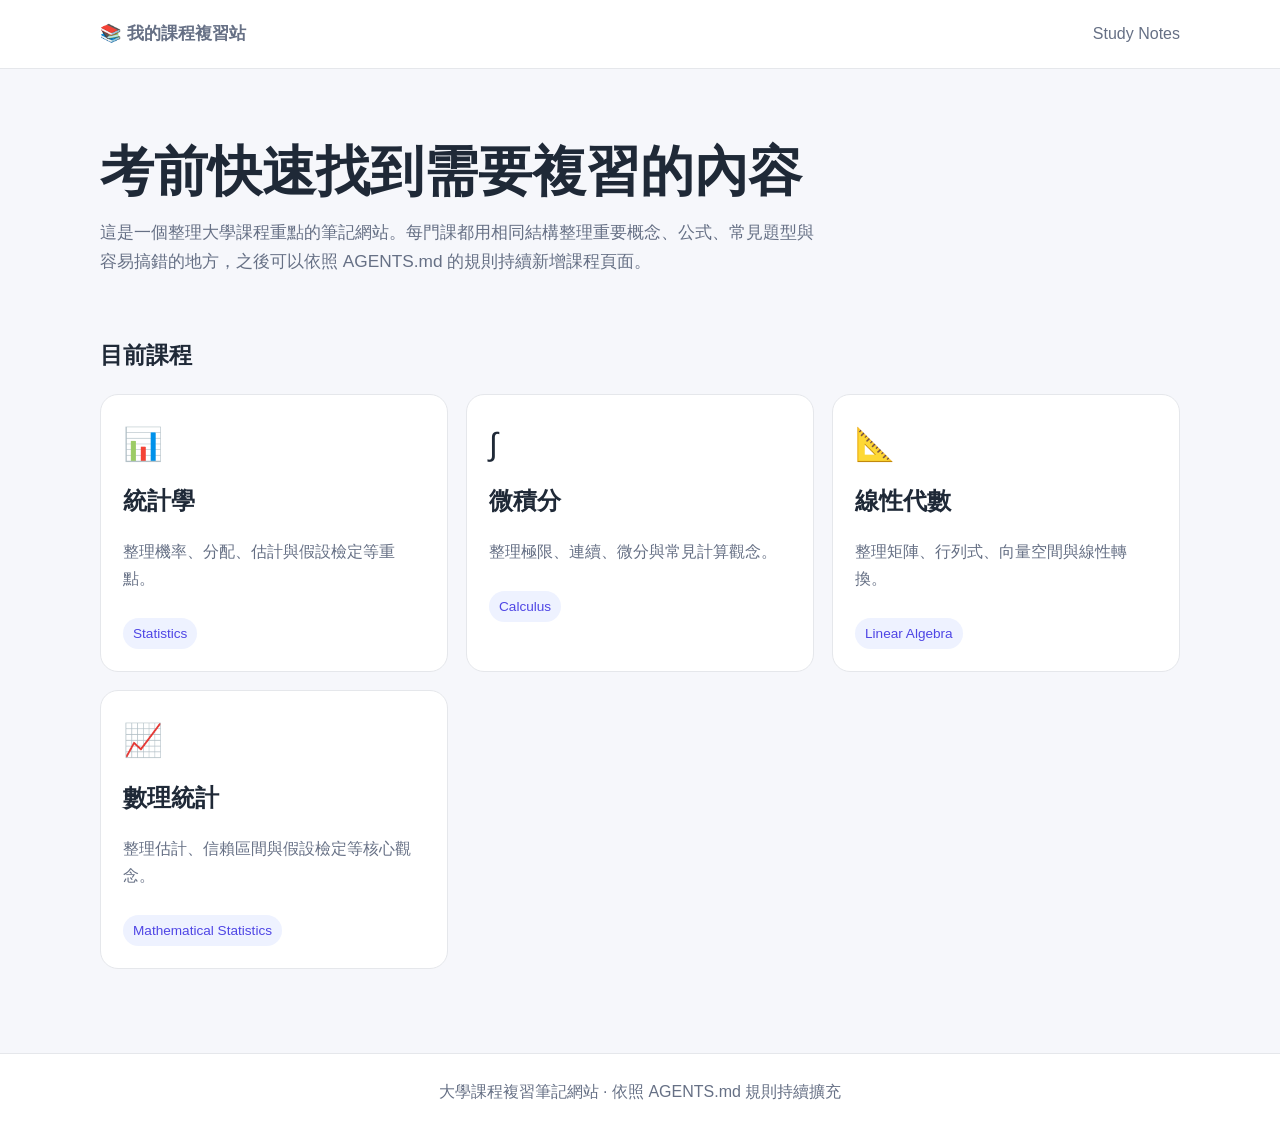
<file: index.html>
<!DOCTYPE html>
<html lang="zh-Hant">
<head>
<meta charset="UTF-8"><meta name="viewport" content="width=device-width, initial-scale=1.0">
<title>我的課程複習站</title><link rel="stylesheet" href="css/style.css">
</head>
<body>
<header><div class="container nav"><a class="brand" href="index.html">📚 我的課程複習站</a><span class="muted">Study Notes</span></div></header>
<main>
<section class="hero"><div class="container"><h1>考前快速找到需要複習的內容</h1>
<p>這是一個整理大學課程重點的筆記網站。每門課都用相同結構整理重要概念、公式、常見題型與容易搞錯的地方，之後可以依照 AGENTS.md 的規則持續新增課程頁面。</p></div></section>
<section class="section"><div class="container"><h2 class="section-title">目前課程</h2><div class="grid">
<a class="course-card" href="pages/statistics.html"><div class="icon">📊</div><h2>統計學</h2><p>整理機率、分配、估計與假設檢定等重點。</p><span class="tag">Statistics</span></a>
<a class="course-card" href="pages/calculus.html"><div class="icon">∫</div><h2>微積分</h2><p>整理極限、連續、微分與常見計算觀念。</p><span class="tag">Calculus</span></a>
<a class="course-card" href="pages/linear-algebra.html"><div class="icon">📐</div><h2>線性代數</h2><p>整理矩陣、行列式、向量空間與線性轉換。</p><span class="tag">Linear Algebra</span></a>
<a class="course-card" href="pages/mathematical-statistics.html"><div class="icon">📈</div><h2>數理統計</h2><p>整理估計、信賴區間與假設檢定等核心觀念。</p><span class="tag">Mathematical Statistics</span></a>
</div></div></section>
</main>
<footer>大學課程複習筆記網站 · 依照 AGENTS.md 規則持續擴充</footer>
</body></html>
</file>
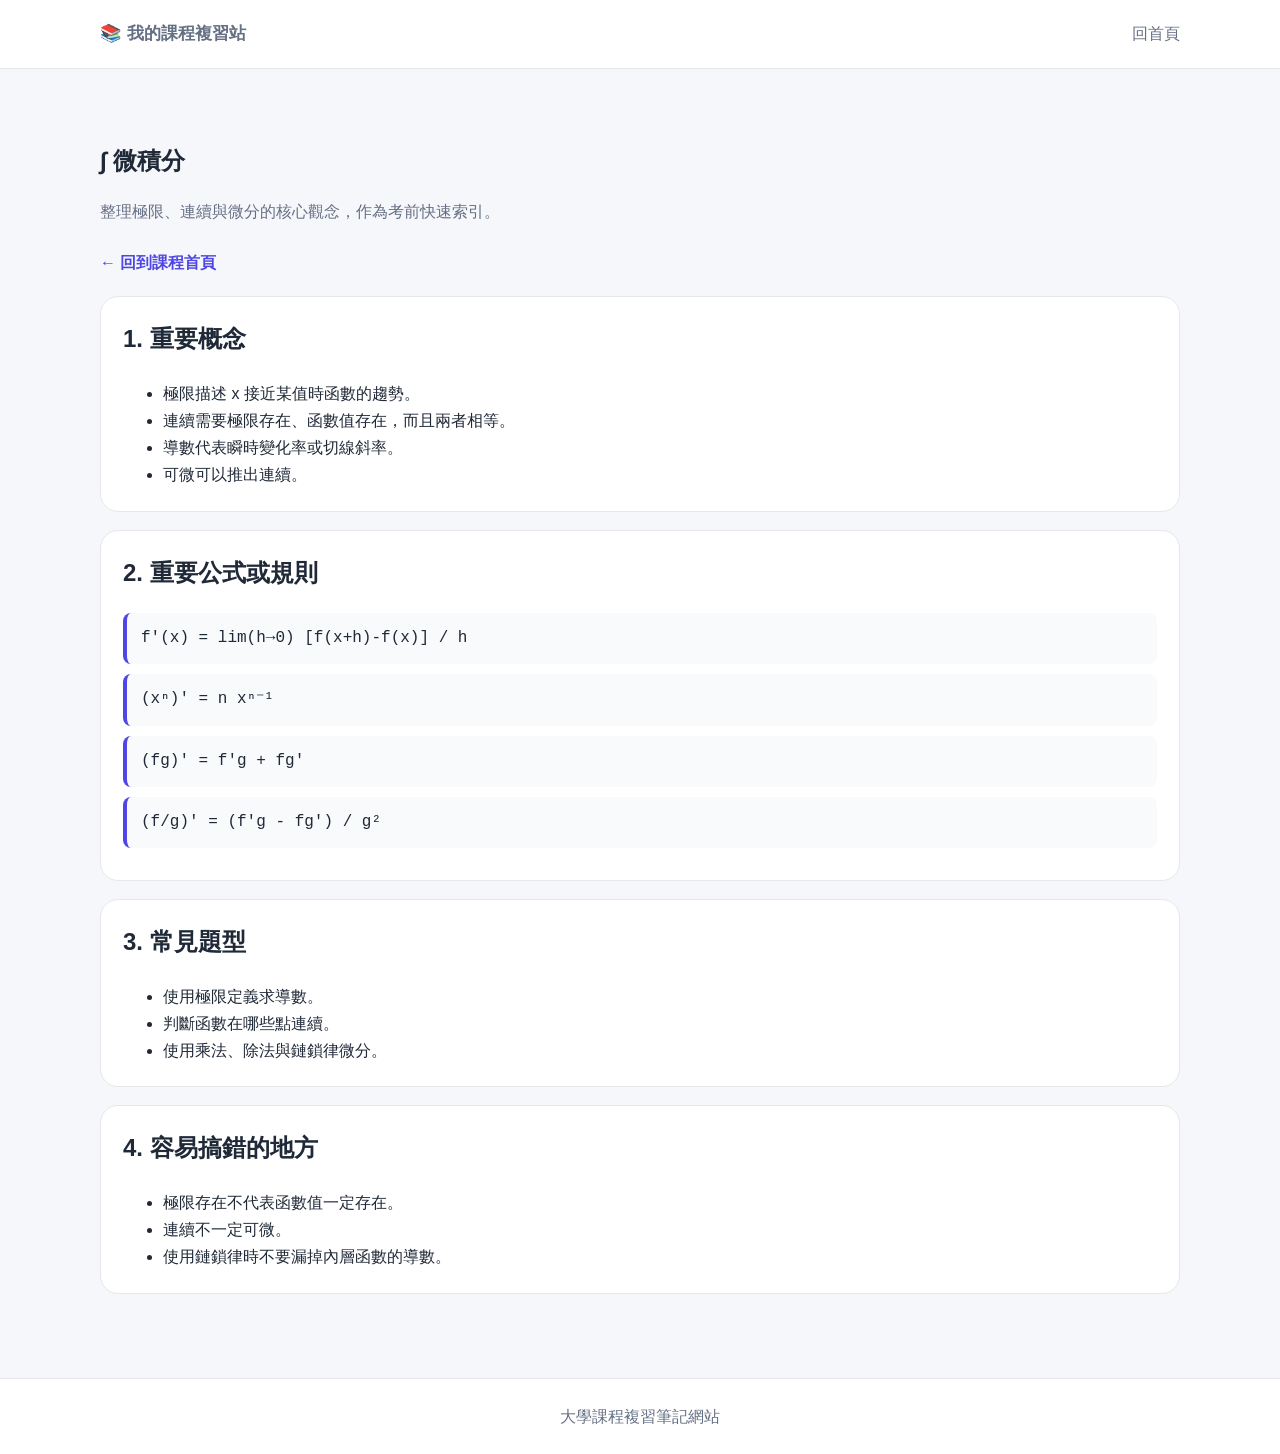
<file: pages/calculus.html>
<!DOCTYPE html><html lang="zh-Hant"><head>
<meta charset="UTF-8"><meta name="viewport" content="width=device-width, initial-scale=1.0">
<title>微積分｜我的課程複習站</title><link rel="stylesheet" href="../css/style.css"></head>
<body><header><div class="container nav"><a class="brand" href="../index.html">📚 我的課程複習站</a><a href="../index.html">回首頁</a></div></header>
<main class="container"><section class="page-title"><h1>∫ 微積分</h1><p class="muted">整理極限、連續與微分的核心觀念，作為考前快速索引。</p><a class="back-link" href="../index.html">← 回到課程首頁</a></section>
<section class="notes">
<article class="note-card"><h2>1. 重要概念</h2><ul><li>極限描述 x 接近某值時函數的趨勢。</li><li>連續需要極限存在、函數值存在，而且兩者相等。</li><li>導數代表瞬時變化率或切線斜率。</li><li>可微可以推出連續。</li></ul></article>
<article class="note-card"><h2>2. 重要公式或規則</h2><div class="formula">f'(x) = lim(h→0) [f(x+h)-f(x)] / h</div><div class="formula">(xⁿ)' = n xⁿ⁻¹</div><div class="formula">(fg)' = f'g + fg'</div><div class="formula">(f/g)' = (f'g - fg') / g²</div></article>
<article class="note-card"><h2>3. 常見題型</h2><ul><li>使用極限定義求導數。</li><li>判斷函數在哪些點連續。</li><li>使用乘法、除法與鏈鎖律微分。</li></ul></article>
<article class="note-card"><h2>4. 容易搞錯的地方</h2><ul><li>極限存在不代表函數值一定存在。</li><li>連續不一定可微。</li><li>使用鏈鎖律時不要漏掉內層函數的導數。</li></ul></article>
</section></main><footer>大學課程複習筆記網站</footer></body></html>
</file>
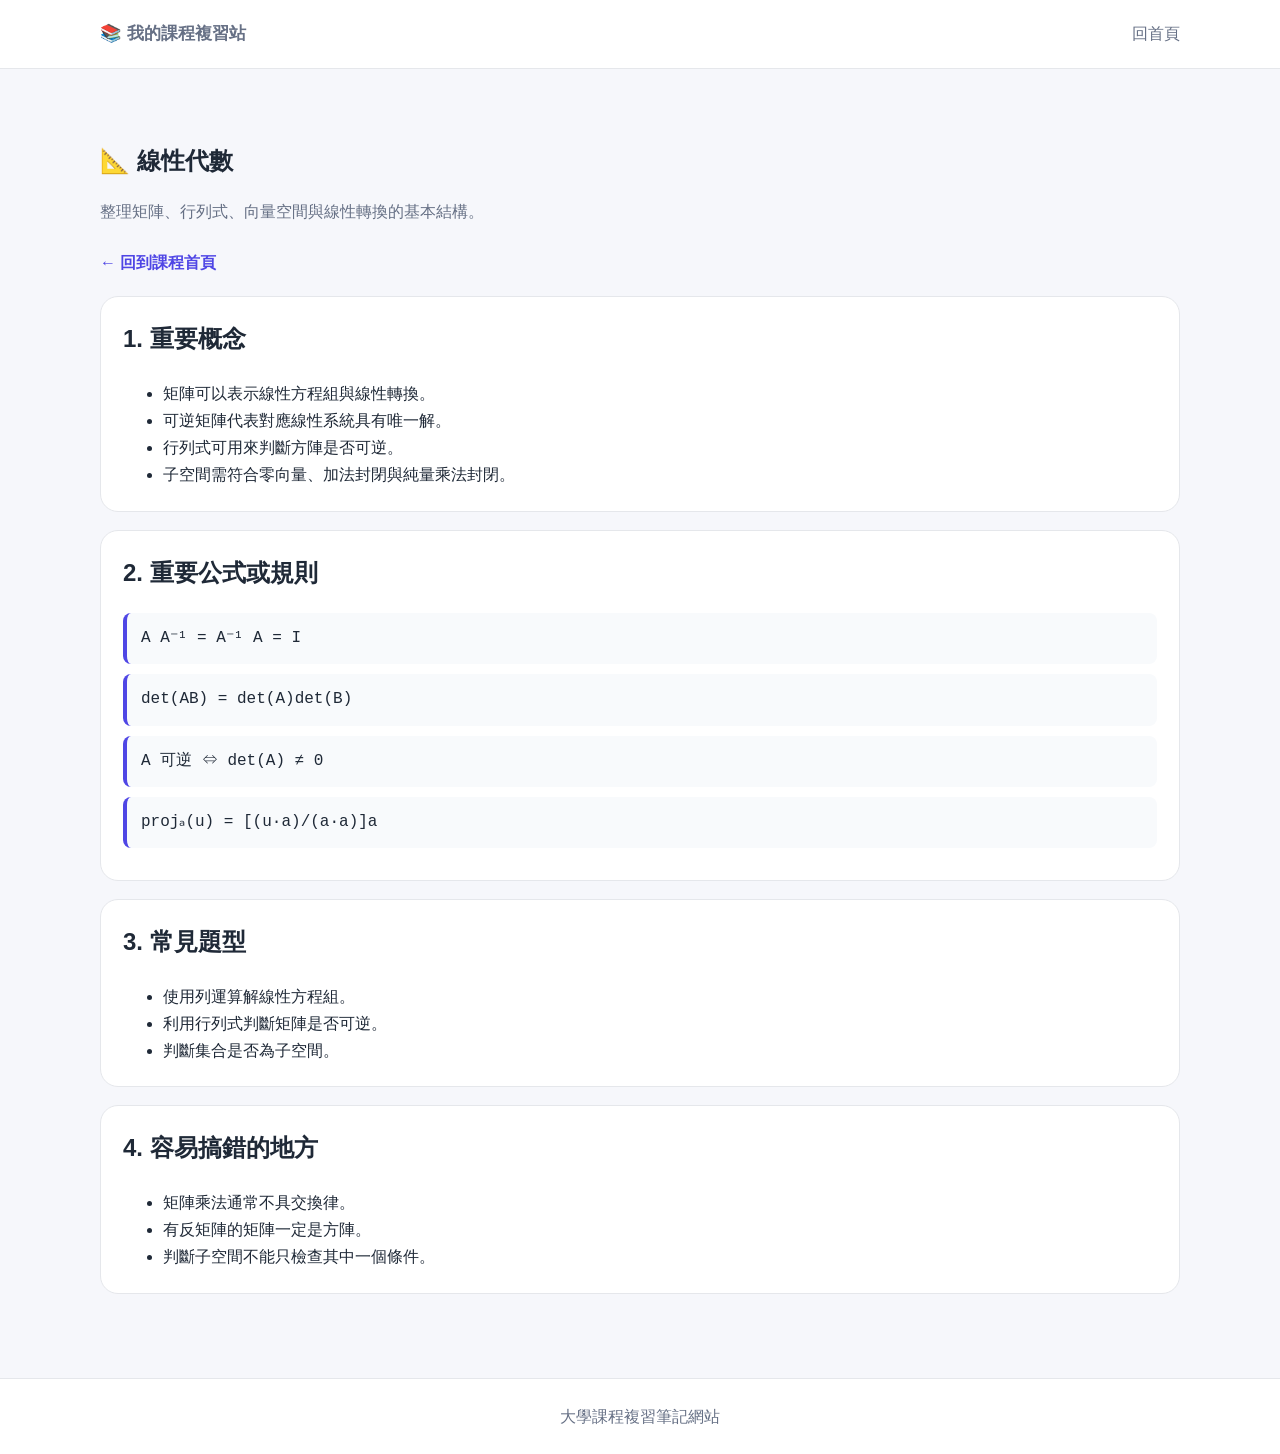
<file: pages/linear-algebra.html>
<!DOCTYPE html><html lang="zh-Hant"><head>
<meta charset="UTF-8"><meta name="viewport" content="width=device-width, initial-scale=1.0">
<title>線性代數｜我的課程複習站</title><link rel="stylesheet" href="../css/style.css"></head>
<body><header><div class="container nav"><a class="brand" href="../index.html">📚 我的課程複習站</a><a href="../index.html">回首頁</a></div></header>
<main class="container"><section class="page-title"><h1>📐 線性代數</h1><p class="muted">整理矩陣、行列式、向量空間與線性轉換的基本結構。</p><a class="back-link" href="../index.html">← 回到課程首頁</a></section>
<section class="notes">
<article class="note-card"><h2>1. 重要概念</h2><ul><li>矩陣可以表示線性方程組與線性轉換。</li><li>可逆矩陣代表對應線性系統具有唯一解。</li><li>行列式可用來判斷方陣是否可逆。</li><li>子空間需符合零向量、加法封閉與純量乘法封閉。</li></ul></article>
<article class="note-card"><h2>2. 重要公式或規則</h2><div class="formula">A A⁻¹ = A⁻¹ A = I</div><div class="formula">det(AB) = det(A)det(B)</div><div class="formula">A 可逆 ⇔ det(A) ≠ 0</div><div class="formula">projₐ(u) = [(u·a)/(a·a)]a</div></article>
<article class="note-card"><h2>3. 常見題型</h2><ul><li>使用列運算解線性方程組。</li><li>利用行列式判斷矩陣是否可逆。</li><li>判斷集合是否為子空間。</li></ul></article>
<article class="note-card"><h2>4. 容易搞錯的地方</h2><ul><li>矩陣乘法通常不具交換律。</li><li>有反矩陣的矩陣一定是方陣。</li><li>判斷子空間不能只檢查其中一個條件。</li></ul></article>
</section></main><footer>大學課程複習筆記網站</footer></body></html>
</file>
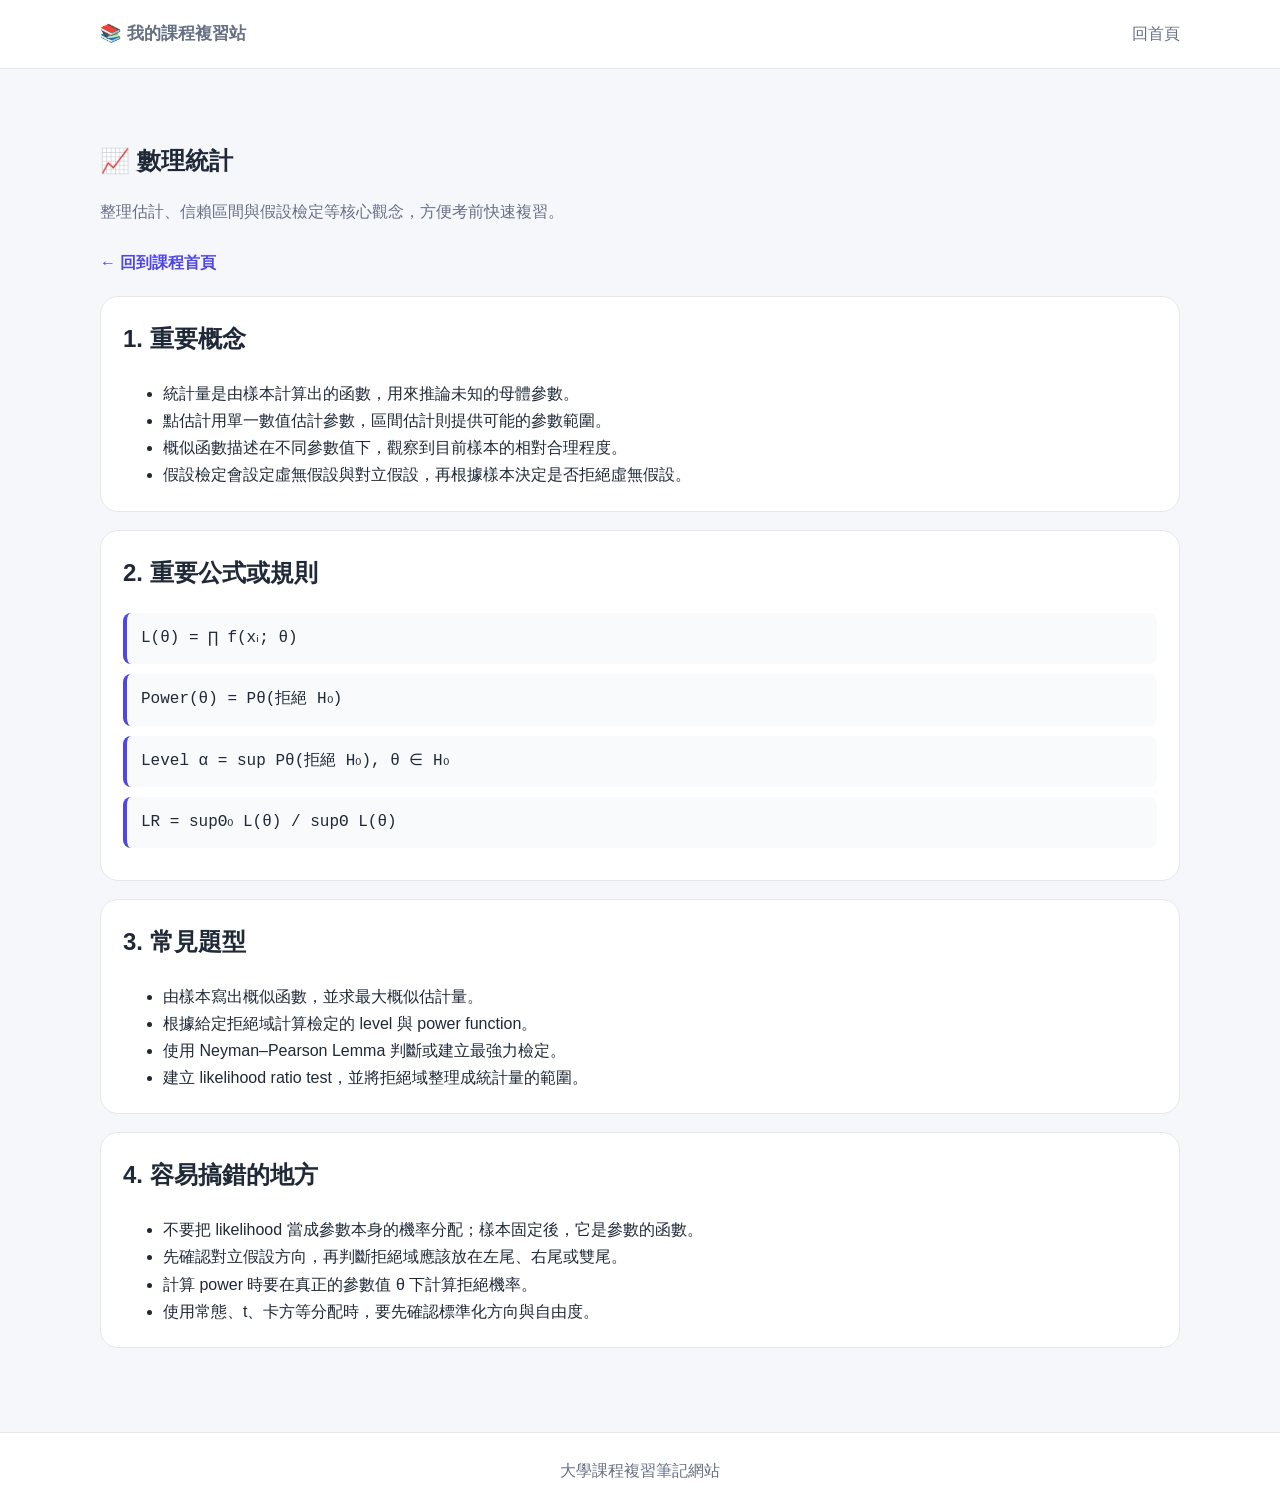
<file: pages/mathematical-statistics.html>
<!DOCTYPE html><html lang="zh-Hant"><head>
<meta charset="UTF-8"><meta name="viewport" content="width=device-width, initial-scale=1.0">
<title>數理統計｜我的課程複習站</title><link rel="stylesheet" href="../css/style.css"></head>
<body><header><div class="container nav"><a class="brand" href="../index.html">📚 我的課程複習站</a><a href="../index.html">回首頁</a></div></header>
<main class="container"><section class="page-title"><h1>📈 數理統計</h1><p class="muted">整理估計、信賴區間與假設檢定等核心觀念，方便考前快速複習。</p><a class="back-link" href="../index.html">← 回到課程首頁</a></section>
<section class="notes">
<article class="note-card"><h2>1. 重要概念</h2><ul><li>統計量是由樣本計算出的函數，用來推論未知的母體參數。</li><li>點估計用單一數值估計參數，區間估計則提供可能的參數範圍。</li><li>概似函數描述在不同參數值下，觀察到目前樣本的相對合理程度。</li><li>假設檢定會設定虛無假設與對立假設，再根據樣本決定是否拒絕虛無假設。</li></ul></article>
<article class="note-card"><h2>2. 重要公式或規則</h2><div class="formula">L(θ) = ∏ f(xᵢ; θ)</div><div class="formula">Power(θ) = Pθ(拒絕 H₀)</div><div class="formula">Level α = sup Pθ(拒絕 H₀), θ ∈ H₀</div><div class="formula">LR = supΘ₀ L(θ) / supΘ L(θ)</div></article>
<article class="note-card"><h2>3. 常見題型</h2><ul><li>由樣本寫出概似函數，並求最大概似估計量。</li><li>根據給定拒絕域計算檢定的 level 與 power function。</li><li>使用 Neyman–Pearson Lemma 判斷或建立最強力檢定。</li><li>建立 likelihood ratio test，並將拒絕域整理成統計量的範圍。</li></ul></article>
<article class="note-card"><h2>4. 容易搞錯的地方</h2><ul><li>不要把 likelihood 當成參數本身的機率分配；樣本固定後，它是參數的函數。</li><li>先確認對立假設方向，再判斷拒絕域應該放在左尾、右尾或雙尾。</li><li>計算 power 時要在真正的參數值 θ 下計算拒絕機率。</li><li>使用常態、t、卡方等分配時，要先確認標準化方向與自由度。</li></ul></article>
</section></main><footer>大學課程複習筆記網站</footer></body></html>
</file>
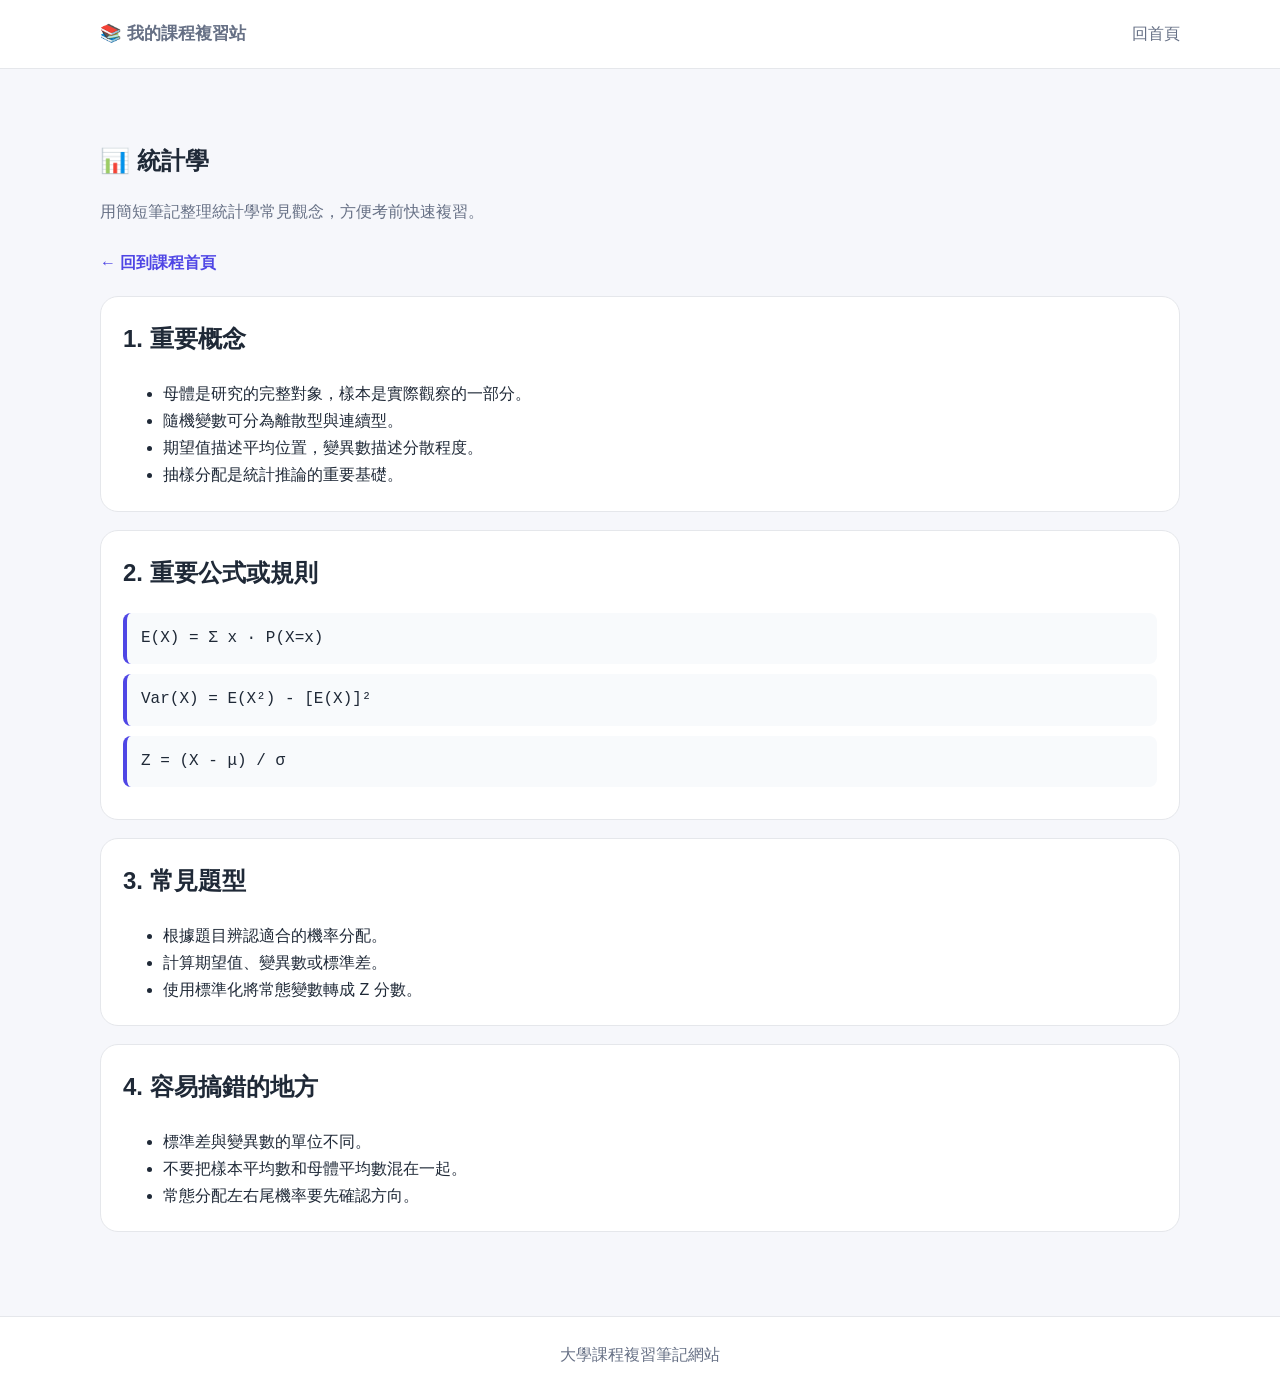
<file: pages/statistics.html>
<!DOCTYPE html><html lang="zh-Hant"><head>
<meta charset="UTF-8"><meta name="viewport" content="width=device-width, initial-scale=1.0">
<title>統計學｜我的課程複習站</title><link rel="stylesheet" href="../css/style.css"></head>
<body><header><div class="container nav"><a class="brand" href="../index.html">📚 我的課程複習站</a><a href="../index.html">回首頁</a></div></header>
<main class="container"><section class="page-title"><h1>📊 統計學</h1><p class="muted">用簡短筆記整理統計學常見觀念，方便考前快速複習。</p><a class="back-link" href="../index.html">← 回到課程首頁</a></section>
<section class="notes">
<article class="note-card"><h2>1. 重要概念</h2><ul><li>母體是研究的完整對象，樣本是實際觀察的一部分。</li><li>隨機變數可分為離散型與連續型。</li><li>期望值描述平均位置，變異數描述分散程度。</li><li>抽樣分配是統計推論的重要基礎。</li></ul></article>
<article class="note-card"><h2>2. 重要公式或規則</h2><div class="formula">E(X) = Σ x · P(X=x)</div><div class="formula">Var(X) = E(X²) - [E(X)]²</div><div class="formula">Z = (X - μ) / σ</div></article>
<article class="note-card"><h2>3. 常見題型</h2><ul><li>根據題目辨認適合的機率分配。</li><li>計算期望值、變異數或標準差。</li><li>使用標準化將常態變數轉成 Z 分數。</li></ul></article>
<article class="note-card"><h2>4. 容易搞錯的地方</h2><ul><li>標準差與變異數的單位不同。</li><li>不要把樣本平均數和母體平均數混在一起。</li><li>常態分配左右尾機率要先確認方向。</li></ul></article>
</section></main><footer>大學課程複習筆記網站</footer></body></html>
</file>
<file: css/style.css>
*{box-sizing:border-box}
:root{--bg:#f6f7fb;--card:#fff;--text:#1f2937;--muted:#667085;--primary:#4f46e5;--soft:#eef2ff;--border:#e5e7eb}
body{margin:0;font-family:Arial,"Noto Sans TC",sans-serif;background:var(--bg);color:var(--text);line-height:1.7}
header{background:#fff;border-bottom:1px solid var(--border)}
.container{width:min(1080px,calc(100% - 32px));margin:0 auto}
.nav{min-height:68px;display:flex;align-items:center;justify-content:space-between;gap:20px}
.brand{color:var(--text);text-decoration:none;font-weight:800;font-size:1.08rem}
.nav a{color:var(--muted);text-decoration:none}
.hero{padding:72px 0 36px}
.hero h1{margin:0 0 14px;font-size:clamp(2rem,5vw,3.4rem);line-height:1.15}
.hero p{max-width:720px;margin:0;color:var(--muted);font-size:1.08rem}
.section{padding:24px 0 64px}.section-title{margin:0 0 18px;font-size:1.45rem}
.grid{display:grid;grid-template-columns:repeat(3,1fr);gap:18px}
.course-card,.note-card{background:var(--card);border:1px solid var(--border);border-radius:18px;padding:22px}
.course-card{text-decoration:none;color:inherit;transition:.15s}
.course-card:hover{transform:translateY(-3px);box-shadow:0 12px 28px rgba(31,41,55,.08)}
.course-card .icon{font-size:2rem}.course-card h2{margin:10px 0 8px}
.course-card p,.muted{color:var(--muted)}
.tag{display:inline-block;background:var(--soft);color:var(--primary);border-radius:999px;padding:4px 10px;font-size:.85rem;margin-top:10px}
.page-title{padding:52px 0 20px}.page-title h1{margin-bottom:8px}
.notes{display:grid;gap:18px;padding-bottom:64px}.note-card h2{margin-top:0}.note-card ul{margin-bottom:0}
.formula{background:#f8fafc;border-left:4px solid var(--primary);padding:12px 14px;border-radius:8px;margin:10px 0;font-family:Consolas,monospace}
.back-link{display:inline-block;margin-top:8px;color:var(--primary);text-decoration:none;font-weight:700}
footer{border-top:1px solid var(--border);background:#fff;color:var(--muted);text-align:center;padding:24px 16px;margin-top:20px}
@media(max-width:820px){.grid{grid-template-columns:1fr}.hero{padding-top:48px}}
</file>
